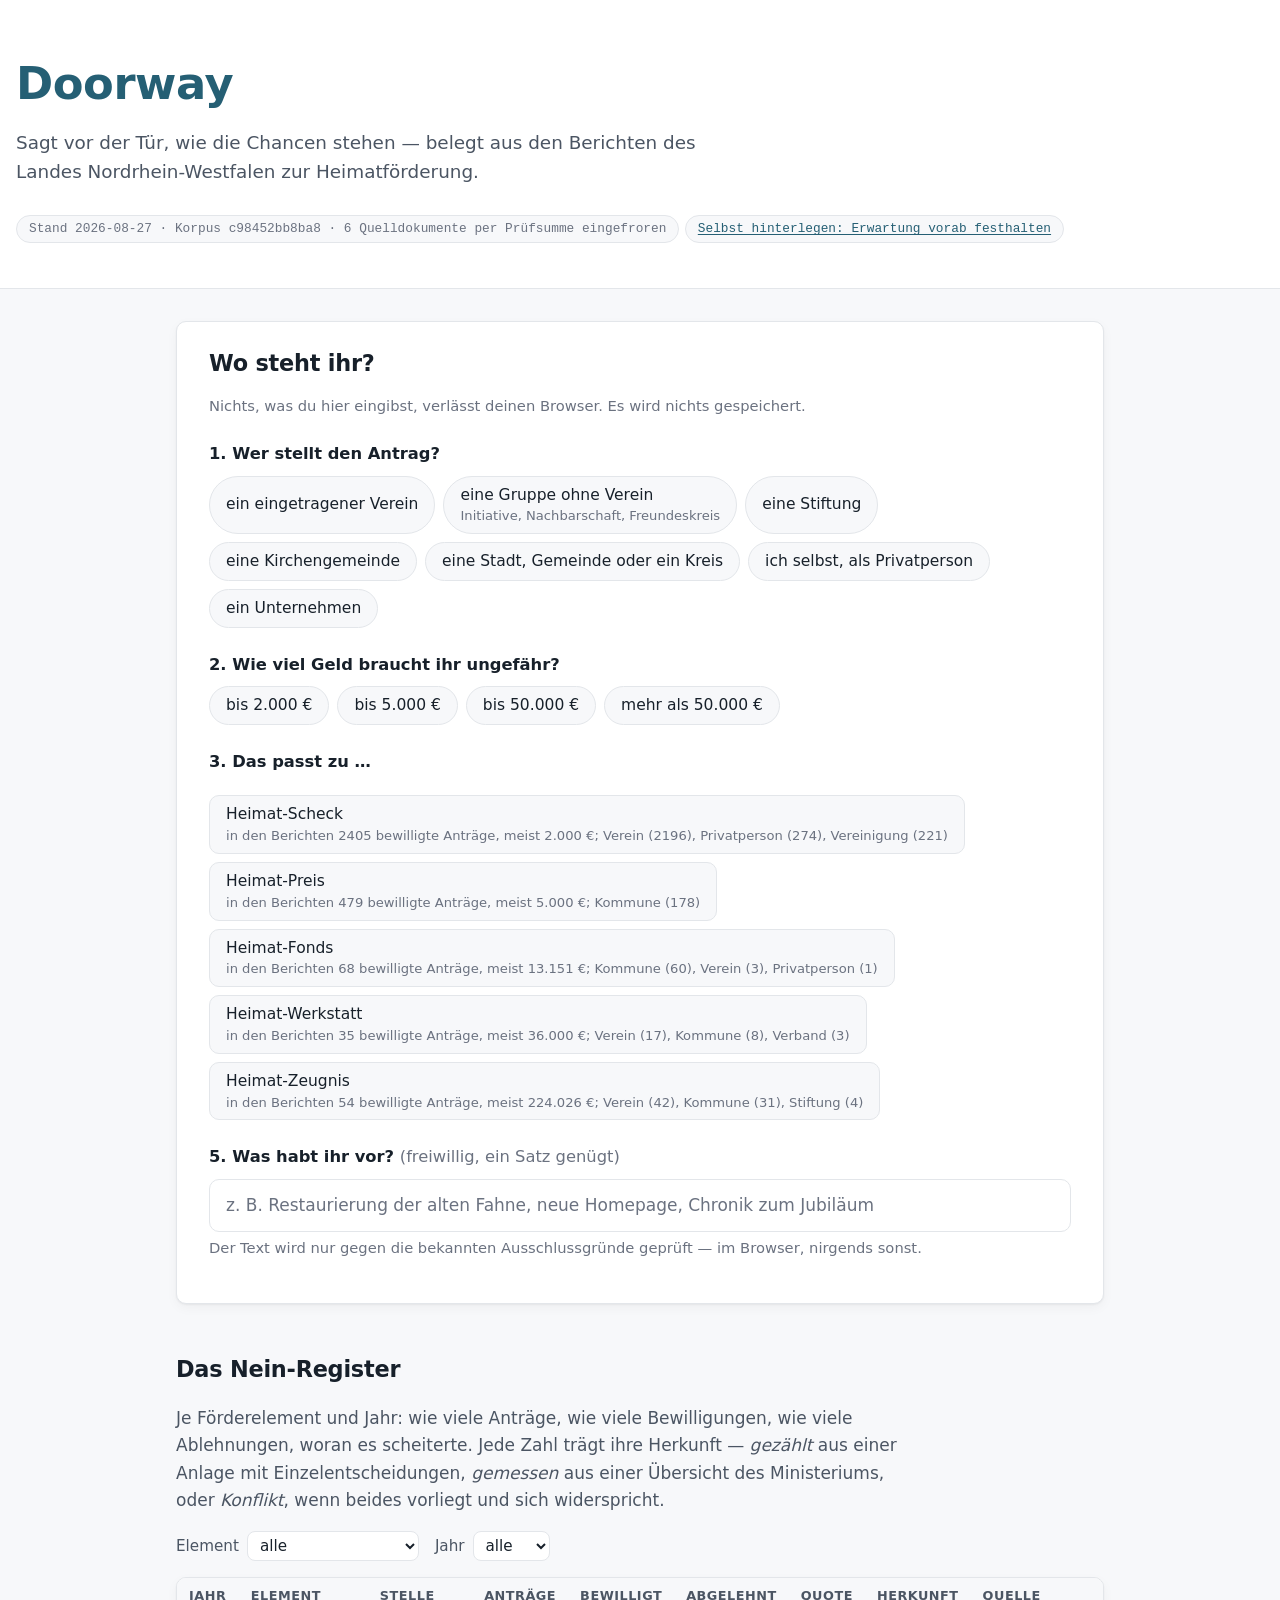
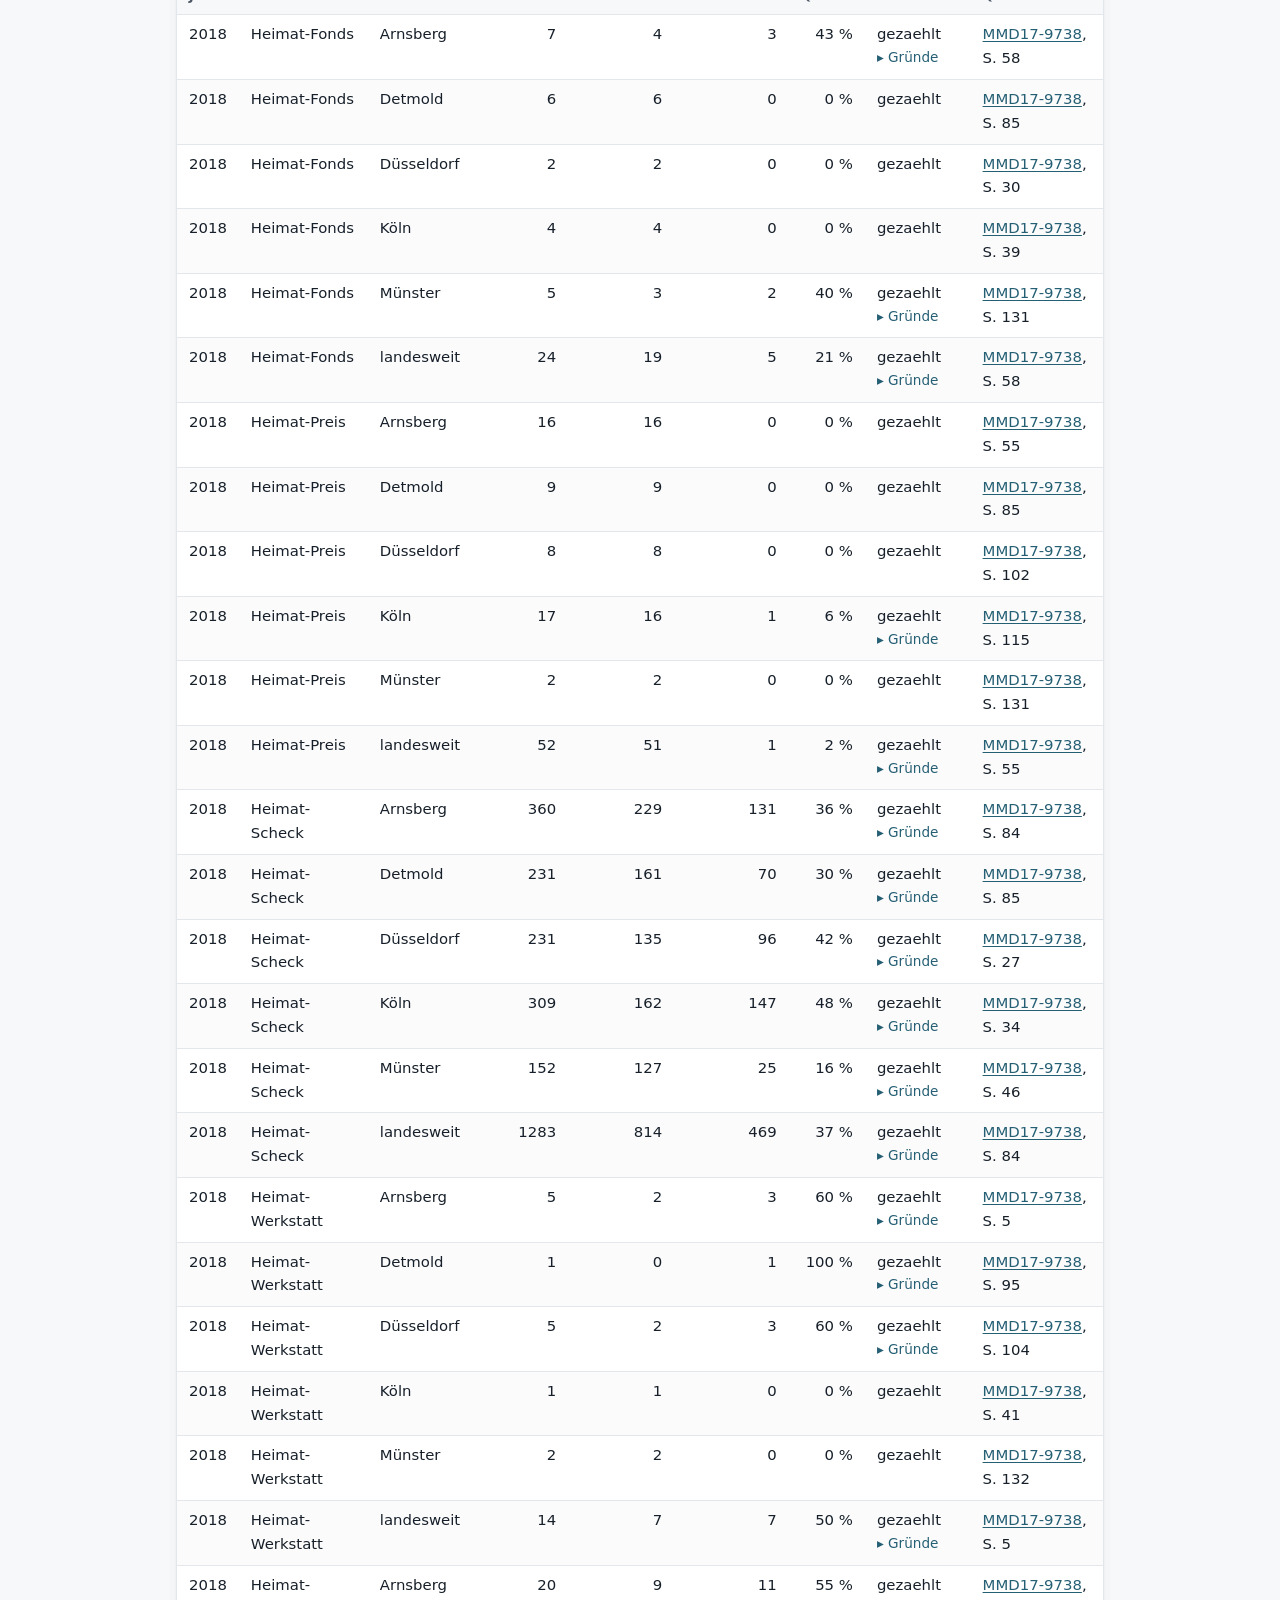
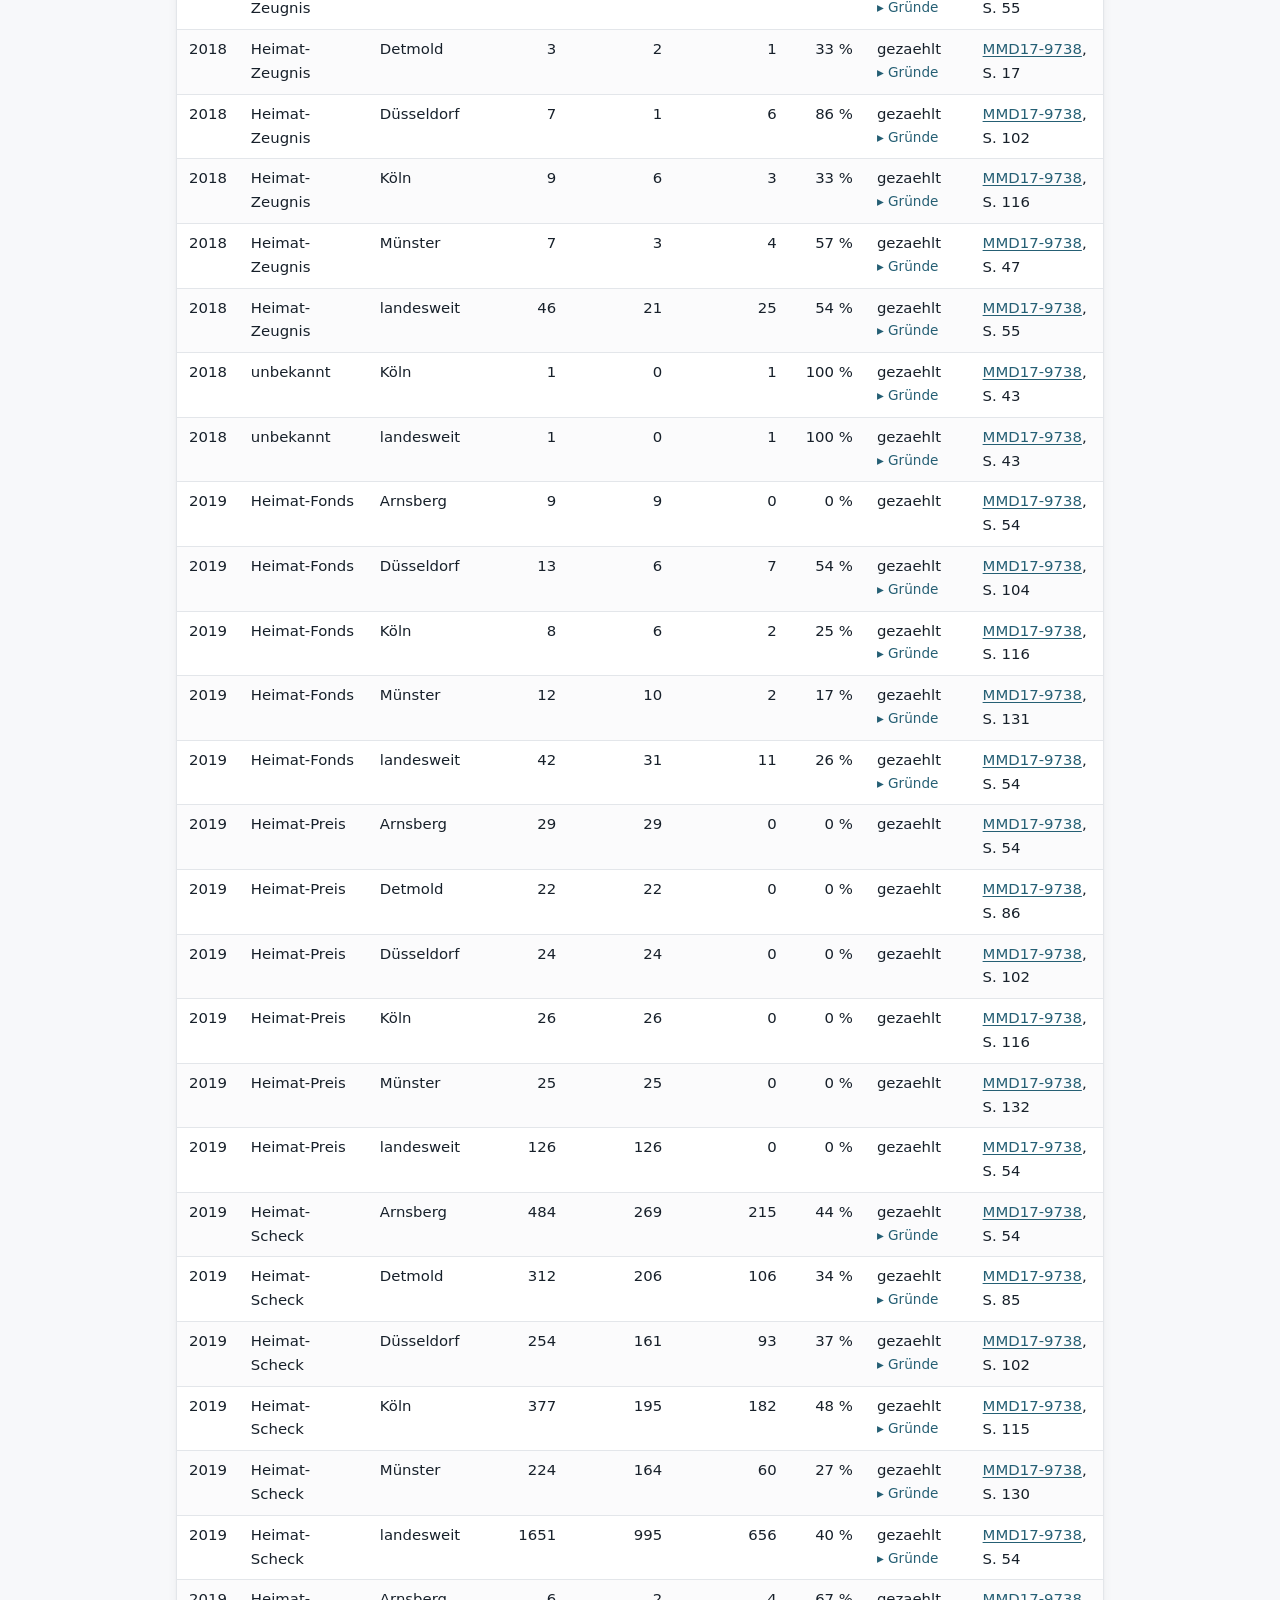
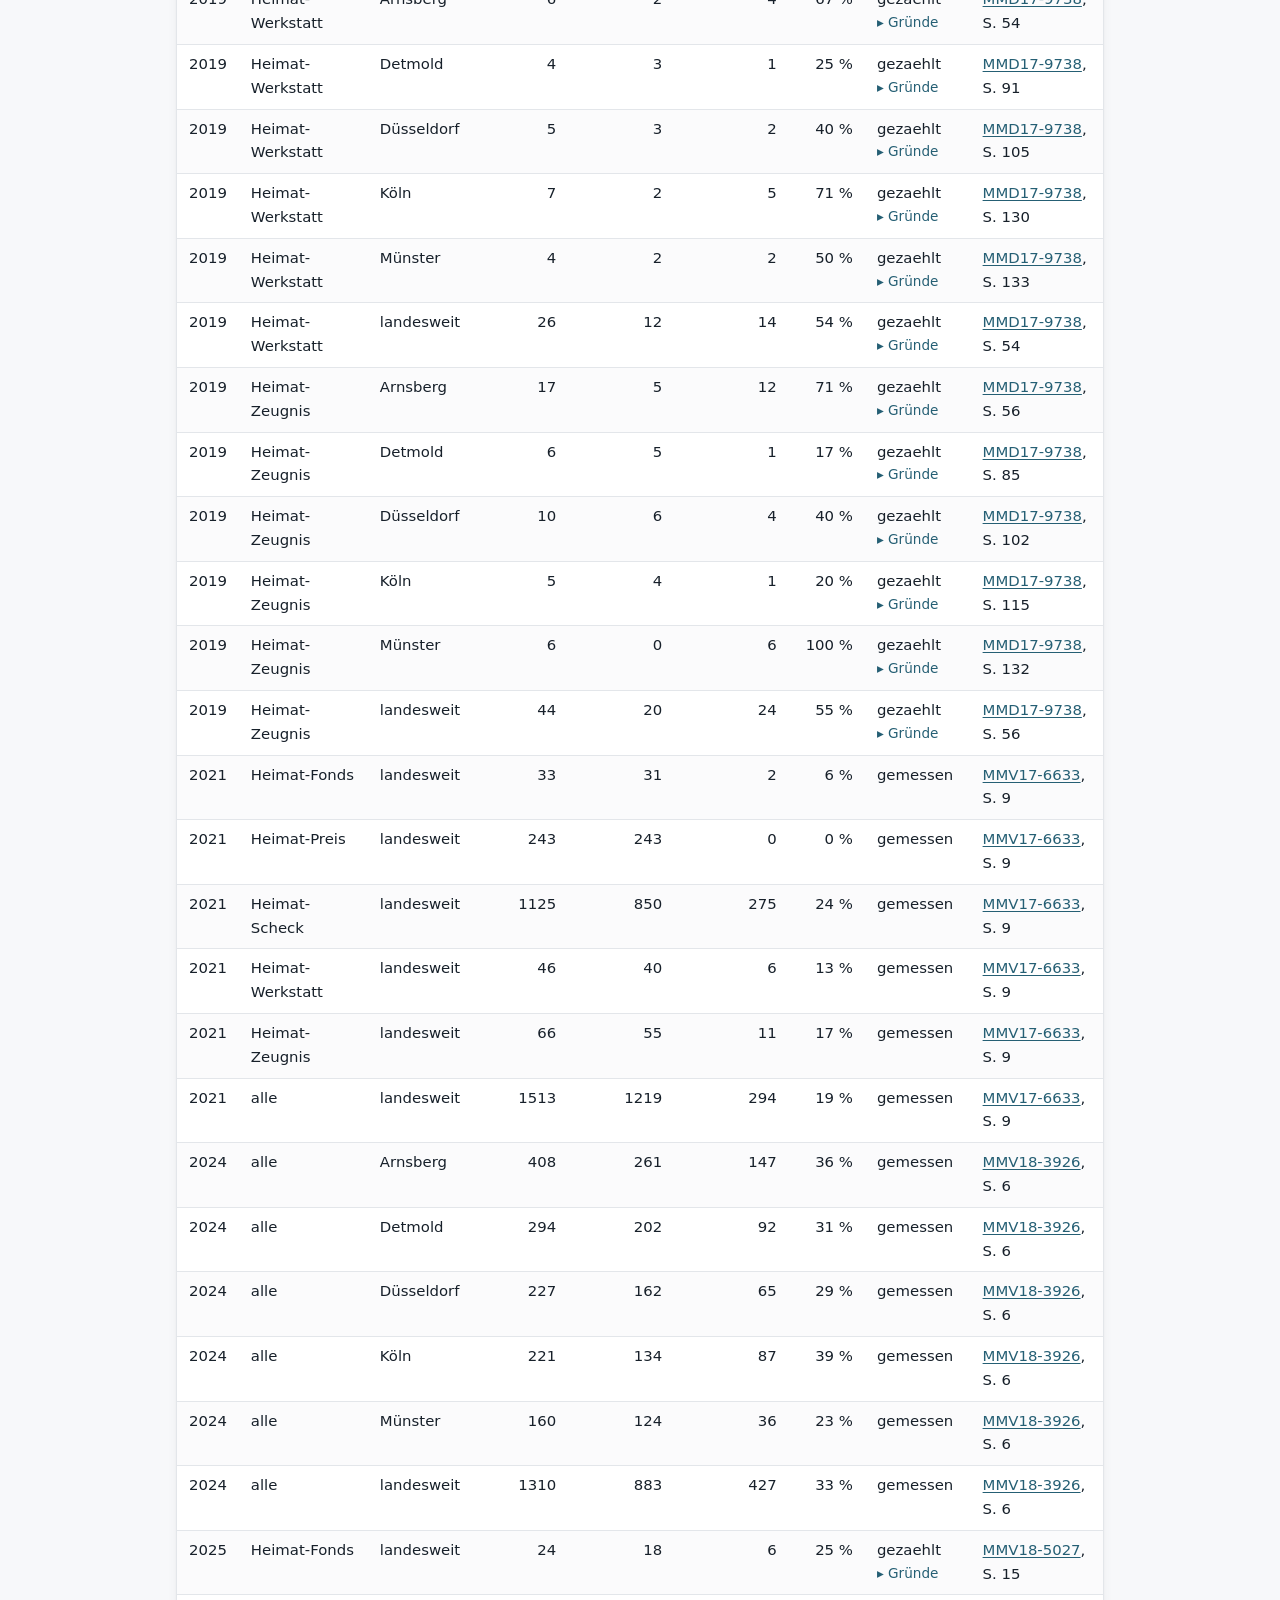
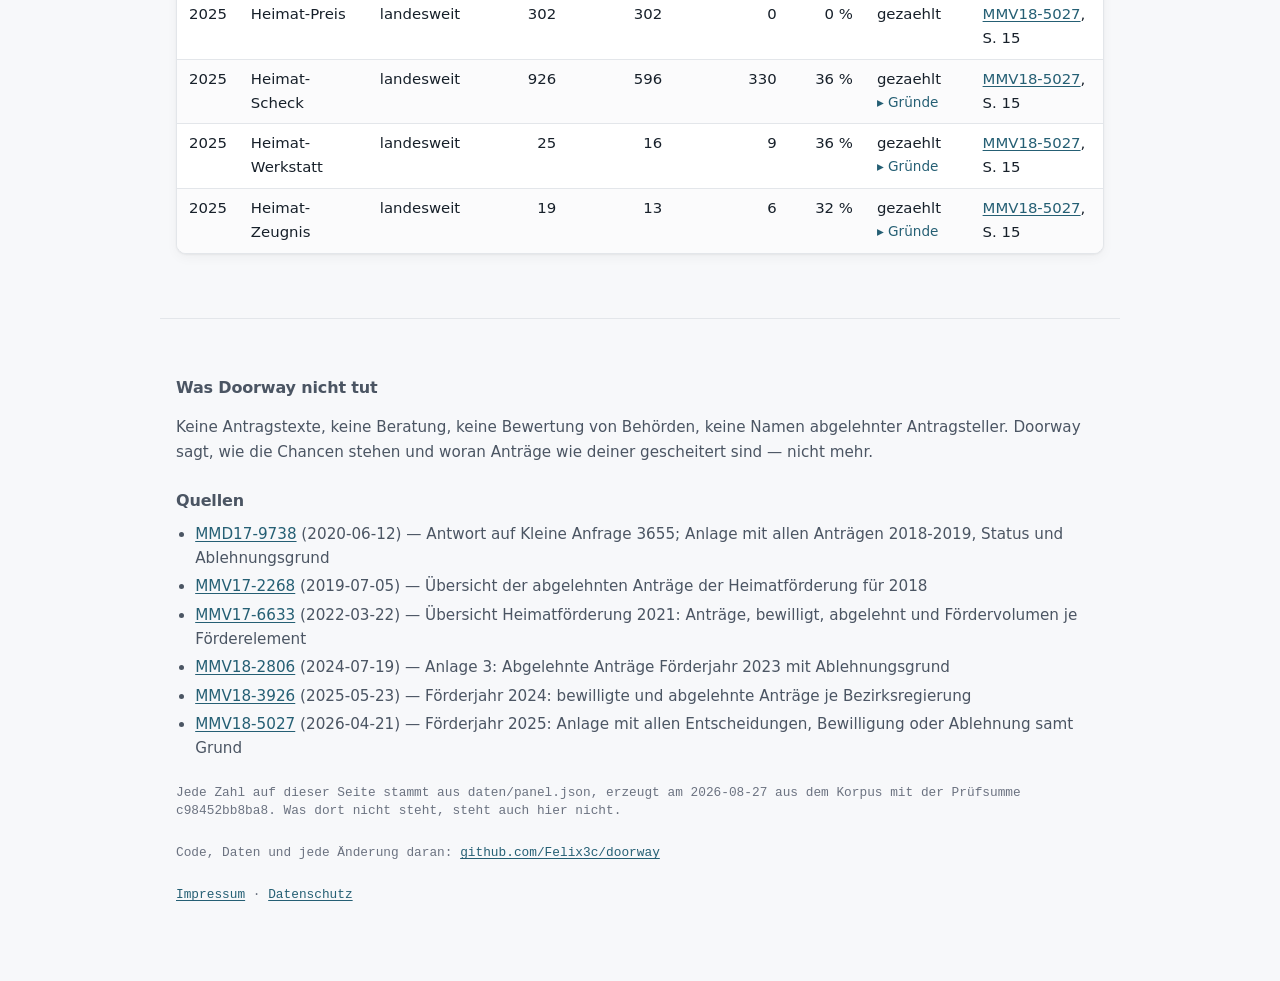
<file: site/index.html>
<!doctype html>
<html lang="de">
<head>
<meta charset="utf-8">
<meta name="viewport" content="width=device-width, initial-scale=1">
<title>Doorway — sagt vor der Tür, wie die Chancen stehen</title>
<link rel="stylesheet" href="stil.css">
</head>
<body>
<header>
  <h1>Doorway</h1>
  <p class="claim">Sagt vor der Tür, wie die Chancen stehen — belegt aus den Berichten des Landes Nordrhein-Westfalen zur Heimatförderung.</p>
  <p id="stand" class="stand">Lade Daten …</p>
  <p class="stand"><a href="hinterlegen.html">Selbst hinterlegen: Erwartung vorab festhalten</a></p>
</header>

<main>
  <section id="spiegel" aria-labelledby="spiegel-titel">
    <h2 id="spiegel-titel">Wo steht ihr?</h2>
    <p class="hinweis">Nichts, was du hier eingibst, verlässt deinen Browser. Es wird nichts gespeichert.</p>

    <fieldset>
      <legend>1. Wer stellt den Antrag?</legend>
      <div class="optionen" id="f-typ"></div>
    </fieldset>

    <fieldset>
      <legend>2. Wie viel Geld braucht ihr ungefähr?</legend>
      <div class="optionen" id="f-betrag"></div>
    </fieldset>

    <fieldset id="fs-element">
      <legend>3. Das passt zu …</legend>
      <p class="hinweis" id="vorschlag-text"></p>
      <div class="optionen" id="f-element"></div>
    </fieldset>

    <fieldset id="fs-mehrfach" hidden>
      <legend>4. Habt ihr in diesem Jahr schon einen Heimat-Scheck beantragt?</legend>
      <div class="optionen" id="f-mehrfach"></div>
    </fieldset>

    <fieldset>
      <legend>5. Was habt ihr vor? <span class="optional">(freiwillig, ein Satz genügt)</span></legend>
      <input type="text" id="f-vorhaben" placeholder="z. B. Restaurierung der alten Fahne, neue Homepage, Chronik zum Jubiläum" autocomplete="off">
      <p class="hinweis">Der Text wird nur gegen die bekannten Ausschlussgründe geprüft — im Browser, nirgends sonst.</p>
    </fieldset>
  </section>

  <section id="panel" aria-live="polite"></section>

  <section id="register" aria-labelledby="register-titel">
    <h2 id="register-titel">Das Nein-Register</h2>
    <p>Je Förderelement und Jahr: wie viele Anträge, wie viele Bewilligungen, wie viele Ablehnungen, woran es scheiterte. Jede Zahl trägt ihre Herkunft — <em>gezählt</em> aus einer Anlage mit Einzelentscheidungen, <em>gemessen</em> aus einer Übersicht des Ministeriums, oder <em>Konflikt</em>, wenn beides vorliegt und sich widerspricht.</p>
    <div class="filter">
      <label>Element <select id="filter-element"><option value="">alle</option></select></label>
      <label>Jahr <select id="filter-jahr"><option value="">alle</option></select></label>
    </div>
    <div class="tabelle-rahmen"><table id="register-tabelle">
      <thead><tr><th>Jahr</th><th>Element</th><th>Stelle</th><th class="zahl">Anträge</th><th class="zahl">bewilligt</th><th class="zahl">abgelehnt</th><th class="zahl">Quote</th><th>Herkunft</th><th>Quelle</th></tr></thead>
      <tbody></tbody>
    </table></div>
  </section>
</main>

<footer>
  <h2>Was Doorway nicht tut</h2>
  <p>Keine Antragstexte, keine Beratung, keine Bewertung von Behörden, keine Namen abgelehnter Antragsteller. Doorway sagt, wie die Chancen stehen und woran Anträge wie deiner gescheitert sind — nicht mehr.</p>
  <h2>Quellen</h2>
  <ul id="quellen"></ul>
  <p class="stand" id="stand-lang"></p>
  <p class="stand">Code, Daten und jede Änderung daran: <a href="https://github.com/Felix3c/doorway">github.com/Felix3c/doorway</a></p>
  <p class="stand"><a href="impressum/">Impressum</a> · <a href="datenschutz/">Datenschutz</a></p>
</footer>

<script type="module" src="app.js"></script>
</body>
</html>
</file>
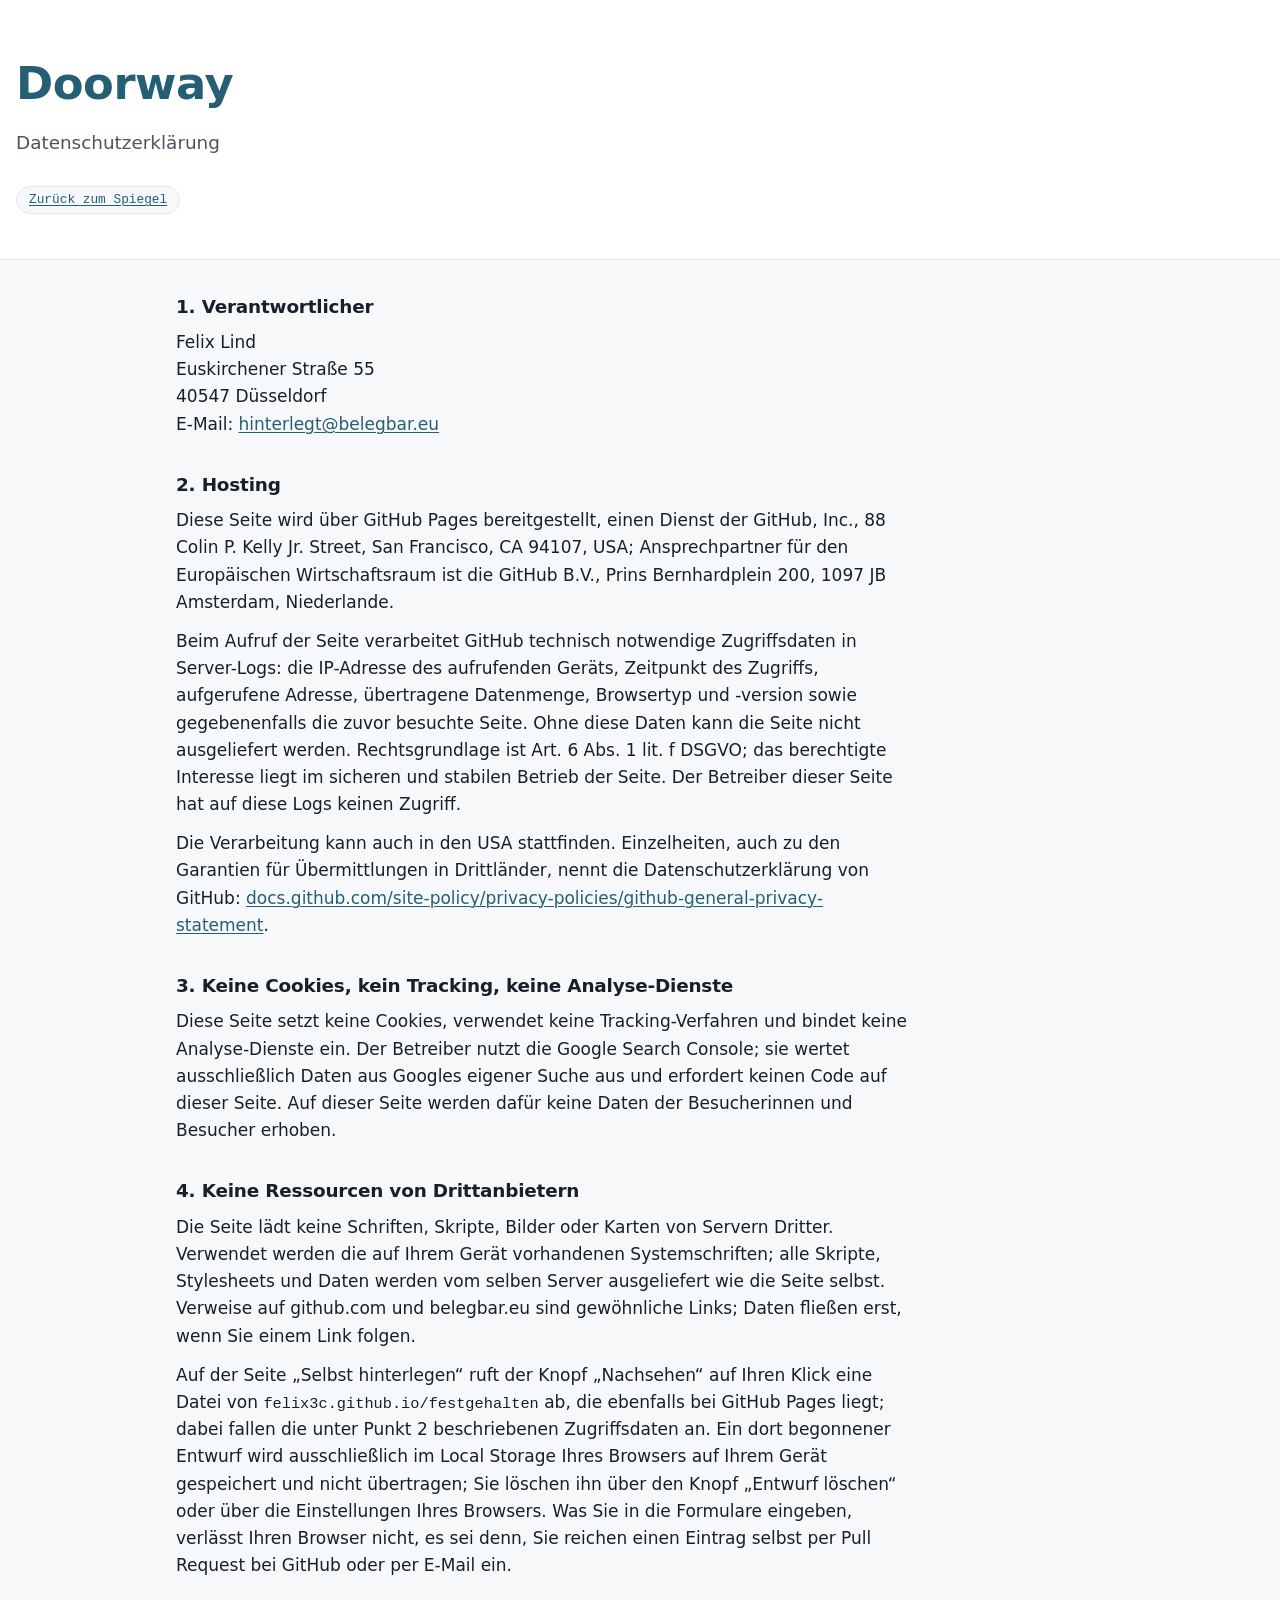
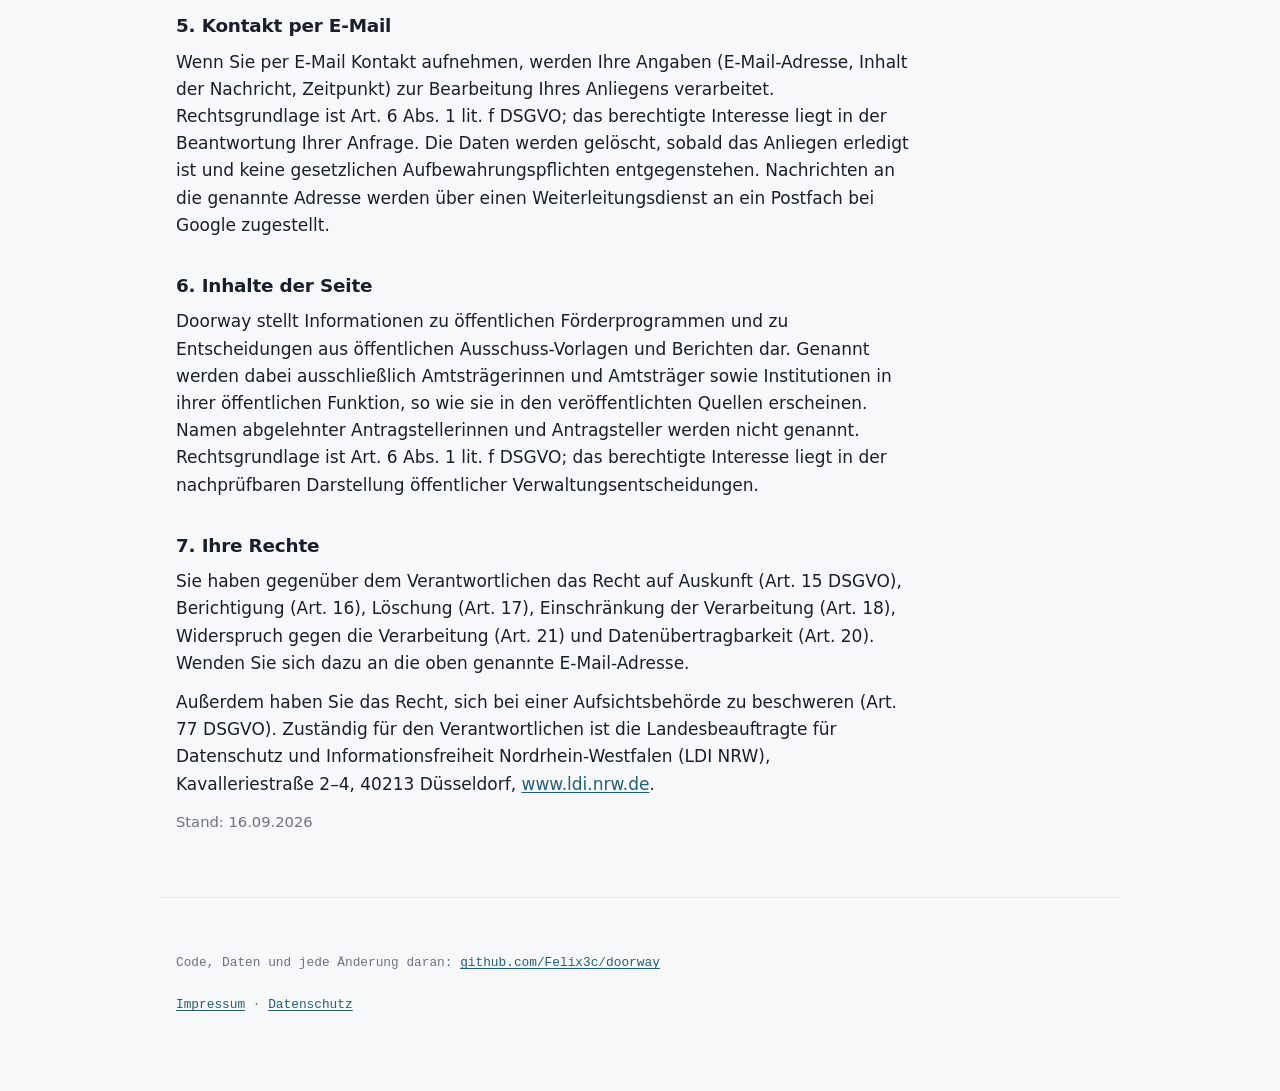
<file: site/datenschutz/index.html>
<!doctype html>
<html lang="de">
<head>
<meta charset="utf-8">
<meta name="viewport" content="width=device-width, initial-scale=1">
<title>Doorway — Datenschutzerklärung</title>
<link rel="stylesheet" href="../stil.css">
</head>
<body>
<header>
  <h1>Doorway</h1>
  <p class="claim">Datenschutzerklärung</p>
  <p class="stand"><a href="../index.html">Zurück zum Spiegel</a></p>
</header>

<main class="rechtstext">
  <h2>1. Verantwortlicher</h2>
  <p>
    Felix Lind<br>
    Euskirchener Straße 55<br>
    40547 Düsseldorf<br>
    E-Mail: <a href="mailto:hinterlegt@belegbar.eu">hinterlegt@belegbar.eu</a>
  </p>

  <h2>2. Hosting</h2>
  <p>Diese Seite wird über GitHub Pages bereitgestellt, einen Dienst der GitHub, Inc., 88 Colin P. Kelly Jr. Street, San Francisco, CA 94107, USA; Ansprechpartner für den Europäischen Wirtschaftsraum ist die GitHub B.V., Prins Bernhardplein 200, 1097 JB Amsterdam, Niederlande.</p>
  <p>Beim Aufruf der Seite verarbeitet GitHub technisch notwendige Zugriffsdaten in Server-Logs: die IP-Adresse des aufrufenden Geräts, Zeitpunkt des Zugriffs, aufgerufene Adresse, übertragene Datenmenge, Browsertyp und -version sowie gegebenenfalls die zuvor besuchte Seite. Ohne diese Daten kann die Seite nicht ausgeliefert werden. Rechtsgrundlage ist Art. 6 Abs. 1 lit. f DSGVO; das berechtigte Interesse liegt im sicheren und stabilen Betrieb der Seite. Der Betreiber dieser Seite hat auf diese Logs keinen Zugriff.</p>
  <p>Die Verarbeitung kann auch in den USA stattfinden. Einzelheiten, auch zu den Garantien für Übermittlungen in Drittländer, nennt die Datenschutzerklärung von GitHub: <a href="https://docs.github.com/site-policy/privacy-policies/github-general-privacy-statement">docs.github.com/site-policy/privacy-policies/github-general-privacy-statement</a>.</p>

  <h2>3. Keine Cookies, kein Tracking, keine Analyse-Dienste</h2>
  <p>Diese Seite setzt keine Cookies, verwendet keine Tracking-Verfahren und bindet keine Analyse-Dienste ein. Der Betreiber nutzt die Google Search Console; sie wertet ausschließlich Daten aus Googles eigener Suche aus und erfordert keinen Code auf dieser Seite. Auf dieser Seite werden dafür keine Daten der Besucherinnen und Besucher erhoben.</p>

  <h2>4. Keine Ressourcen von Drittanbietern</h2>
  <p>Die Seite lädt keine Schriften, Skripte, Bilder oder Karten von Servern Dritter. Verwendet werden die auf Ihrem Gerät vorhandenen Systemschriften; alle Skripte, Stylesheets und Daten werden vom selben Server ausgeliefert wie die Seite selbst. Verweise auf github.com und belegbar.eu sind gewöhnliche Links; Daten fließen erst, wenn Sie einem Link folgen.</p>
  <p>Auf der Seite „Selbst hinterlegen“ ruft der Knopf „Nachsehen“ auf Ihren Klick eine Datei von <code>felix3c.github.io/festgehalten</code> ab, die ebenfalls bei GitHub Pages liegt; dabei fallen die unter Punkt 2 beschriebenen Zugriffsdaten an. Ein dort begonnener Entwurf wird ausschließlich im Local Storage Ihres Browsers auf Ihrem Gerät gespeichert und nicht übertragen; Sie löschen ihn über den Knopf „Entwurf löschen“ oder über die Einstellungen Ihres Browsers. Was Sie in die Formulare eingeben, verlässt Ihren Browser nicht, es sei denn, Sie reichen einen Eintrag selbst per Pull Request bei GitHub oder per E-Mail ein.</p>

  <h2>5. Kontakt per E-Mail</h2>
  <p>Wenn Sie per E-Mail Kontakt aufnehmen, werden Ihre Angaben (E-Mail-Adresse, Inhalt der Nachricht, Zeitpunkt) zur Bearbeitung Ihres Anliegens verarbeitet. Rechtsgrundlage ist Art. 6 Abs. 1 lit. f DSGVO; das berechtigte Interesse liegt in der Beantwortung Ihrer Anfrage. Die Daten werden gelöscht, sobald das Anliegen erledigt ist und keine gesetzlichen Aufbewahrungspflichten entgegenstehen. Nachrichten an die genannte Adresse werden über einen Weiterleitungsdienst an ein Postfach bei Google zugestellt.</p>

  <h2>6. Inhalte der Seite</h2>
  <p>Doorway stellt Informationen zu öffentlichen Förderprogrammen und zu Entscheidungen aus öffentlichen Ausschuss-Vorlagen und Berichten dar. Genannt werden dabei ausschließlich Amtsträgerinnen und Amtsträger sowie Institutionen in ihrer öffentlichen Funktion, so wie sie in den veröffentlichten Quellen erscheinen. Namen abgelehnter Antragstellerinnen und Antragsteller werden nicht genannt. Rechtsgrundlage ist Art. 6 Abs. 1 lit. f DSGVO; das berechtigte Interesse liegt in der nachprüfbaren Darstellung öffentlicher Verwaltungsentscheidungen.</p>

  <h2>7. Ihre Rechte</h2>
  <p>Sie haben gegenüber dem Verantwortlichen das Recht auf Auskunft (Art. 15 DSGVO), Berichtigung (Art. 16), Löschung (Art. 17), Einschränkung der Verarbeitung (Art. 18), Widerspruch gegen die Verarbeitung (Art. 21) und Datenübertragbarkeit (Art. 20). Wenden Sie sich dazu an die oben genannte E-Mail-Adresse.</p>
  <p>Außerdem haben Sie das Recht, sich bei einer Aufsichtsbehörde zu beschweren (Art. 77 DSGVO). Zuständig für den Verantwortlichen ist die Landesbeauftragte für Datenschutz und Informationsfreiheit Nordrhein-Westfalen (LDI NRW), Kavalleriestraße 2–4, 40213 Düsseldorf, <a href="https://www.ldi.nrw.de">www.ldi.nrw.de</a>.</p>

  <p class="hinweis">Stand: 16.09.2026</p>
</main>

<footer>
  <p class="stand">Code, Daten und jede Änderung daran: <a href="https://github.com/Felix3c/doorway">github.com/Felix3c/doorway</a></p>
  <p class="stand"><a href="../impressum/">Impressum</a> · <a href="../datenschutz/">Datenschutz</a></p>
</footer>
</body>
</html>
</file>
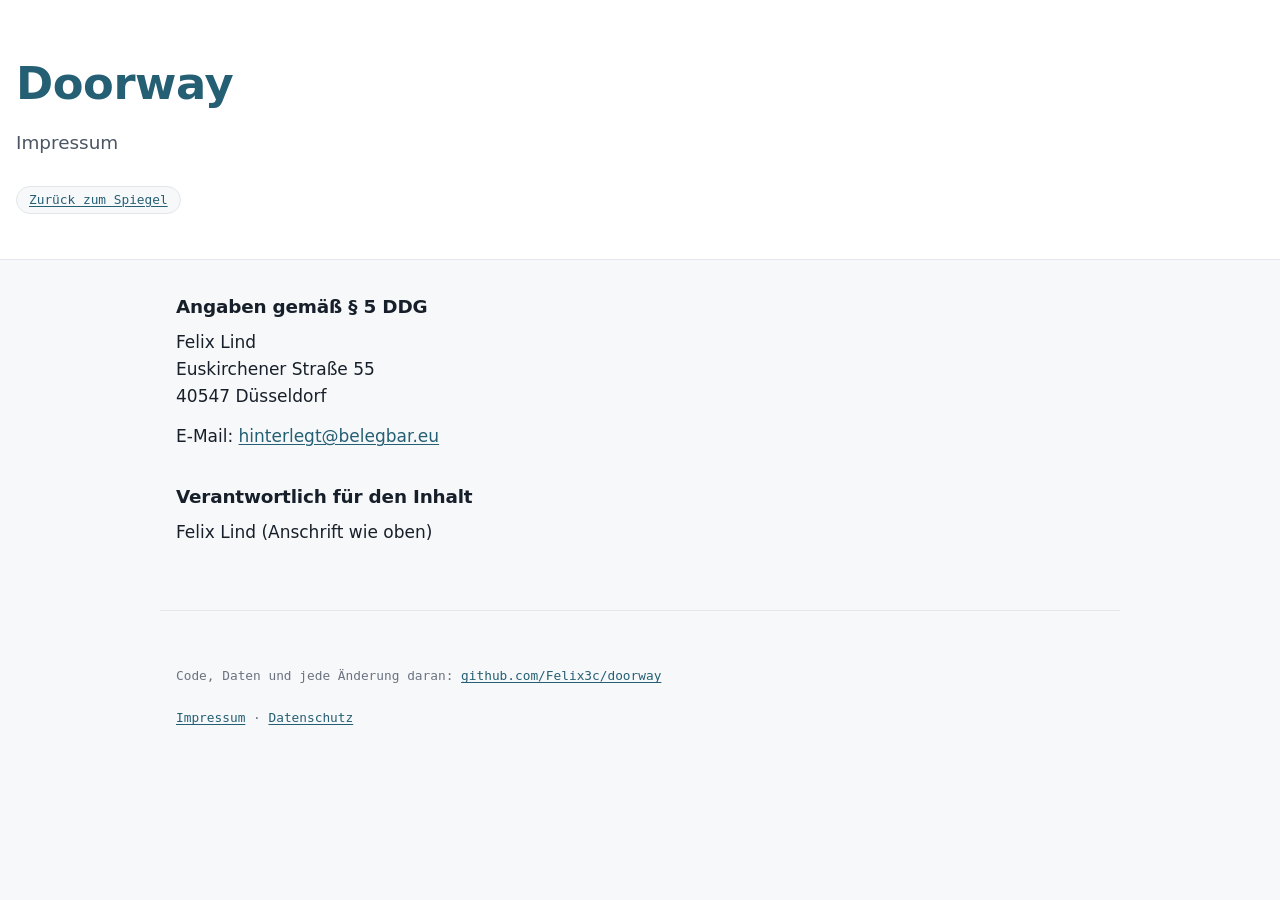
<file: site/impressum/index.html>
<!doctype html>
<html lang="de">
<head>
<meta charset="utf-8">
<meta name="viewport" content="width=device-width, initial-scale=1">
<title>Doorway — Impressum</title>
<link rel="stylesheet" href="../stil.css">
</head>
<body>
<header>
  <h1>Doorway</h1>
  <p class="claim">Impressum</p>
  <p class="stand"><a href="../index.html">Zurück zum Spiegel</a></p>
</header>

<main class="rechtstext">
  <h2>Angaben gemäß § 5 DDG</h2>
  <p>
    Felix Lind<br>
    Euskirchener Straße 55<br>
    40547 Düsseldorf
  </p>
  <p>E-Mail: <a href="mailto:hinterlegt@belegbar.eu">hinterlegt@belegbar.eu</a></p>

  <h2>Verantwortlich für den Inhalt</h2>
  <p>Felix Lind (Anschrift wie oben)</p>
</main>

<footer>
  <p class="stand">Code, Daten und jede Änderung daran: <a href="https://github.com/Felix3c/doorway">github.com/Felix3c/doorway</a></p>
  <p class="stand"><a href="../impressum/">Impressum</a> · <a href="../datenschutz/">Datenschutz</a></p>
</footer>
</body>
</html>
</file>
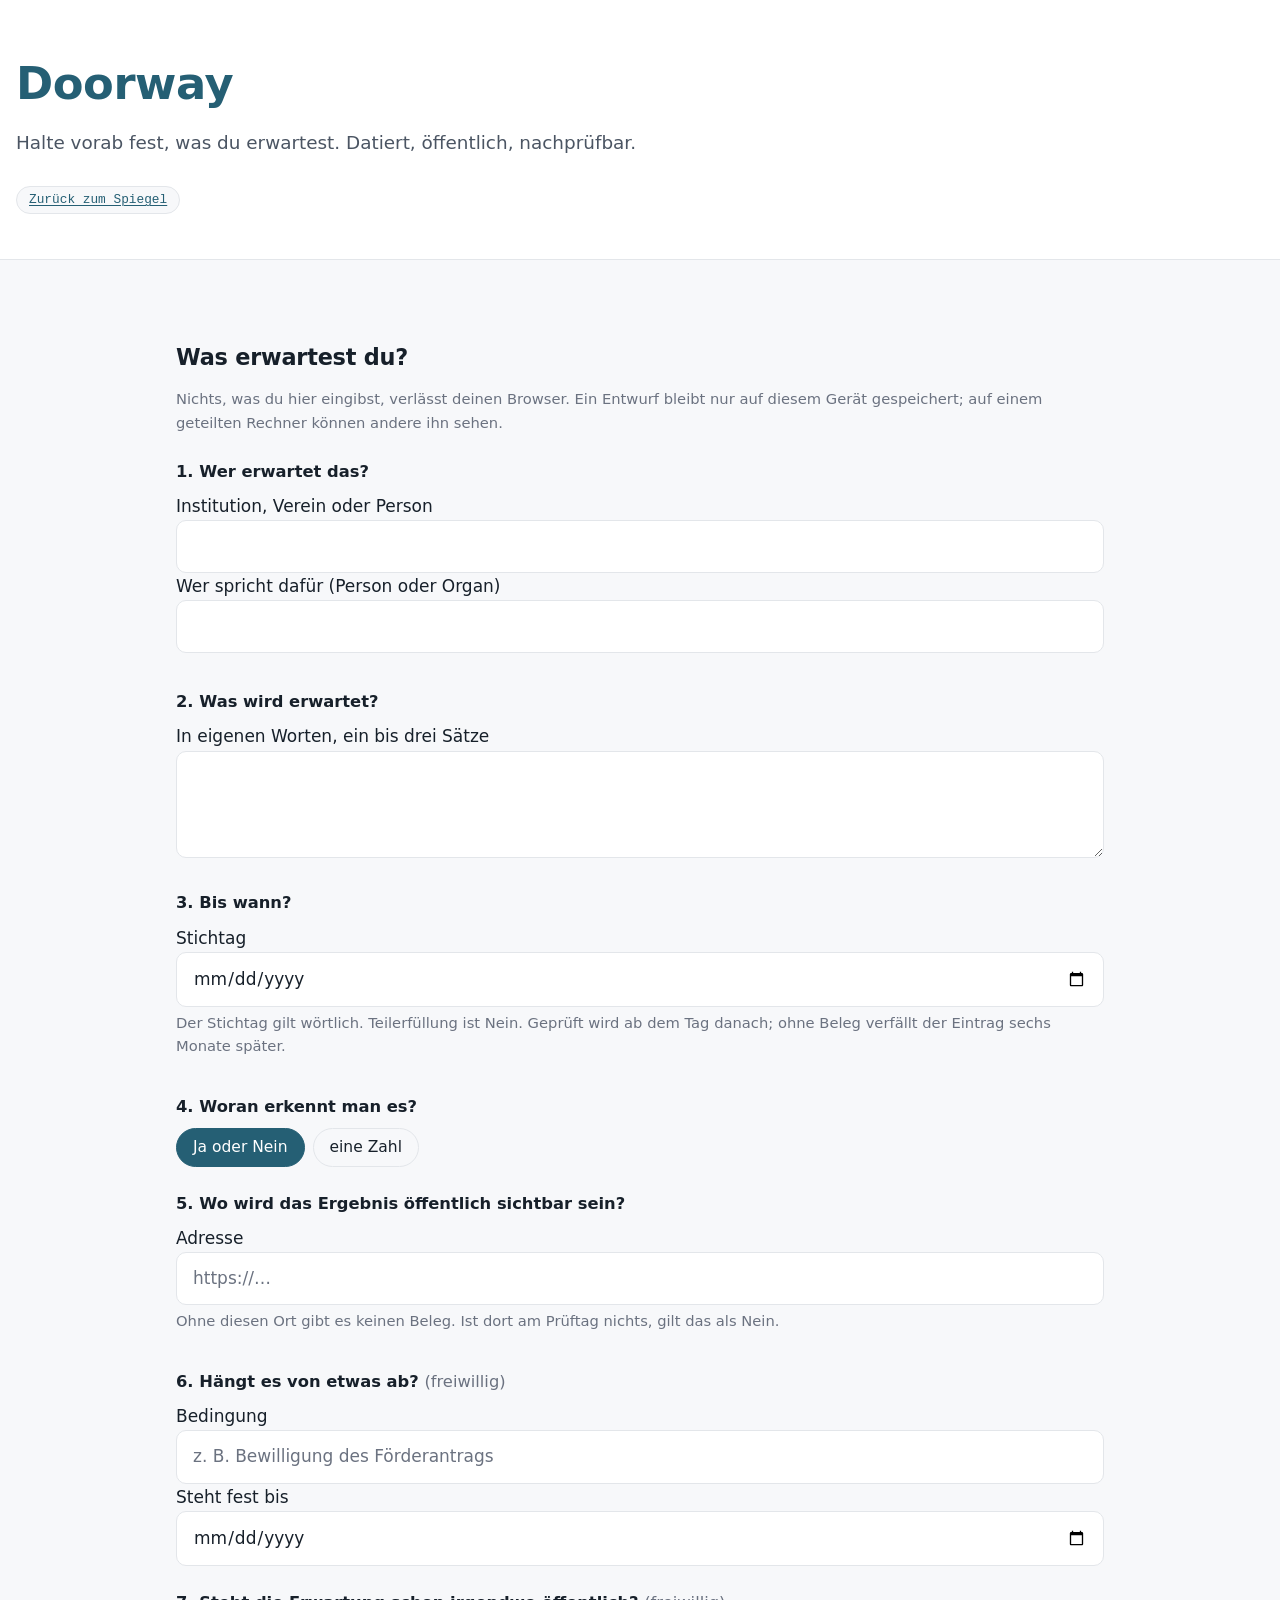
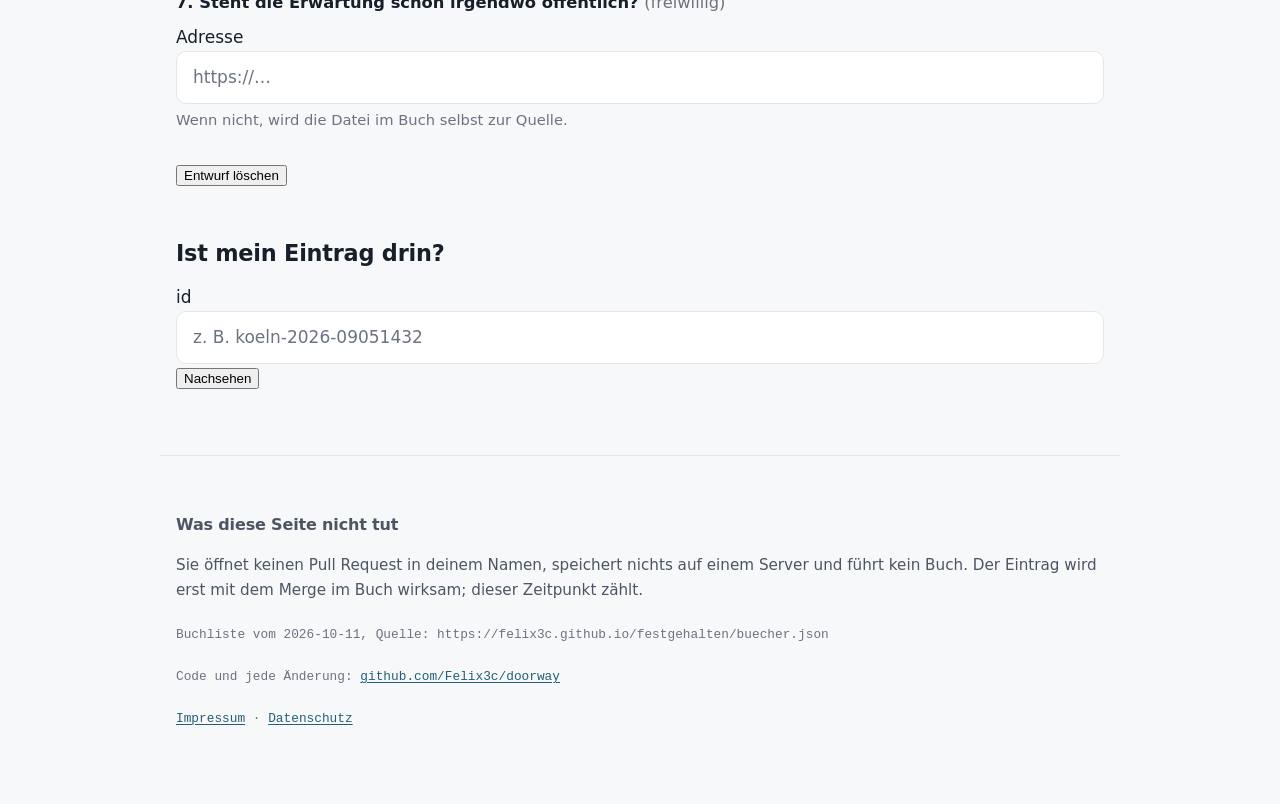
<file: site/hinterlegen.html>
<!doctype html>
<html lang="de">
<head>
<meta charset="utf-8">
<meta name="viewport" content="width=device-width, initial-scale=1">
<title>Doorway — selbst hinterlegen</title>
<link rel="stylesheet" href="stil.css">
</head>
<body>
<header>
  <h1>Doorway</h1>
  <p class="claim">Halte vorab fest, was du erwartest. Datiert, öffentlich, nachprüfbar.</p>
  <p class="stand"><a href="index.html">Zurück zum Spiegel</a></p>
</header>
<main>
  <section id="formular" aria-labelledby="formular-titel">
    <h2 id="formular-titel">Was erwartest du?</h2>
    <p class="hinweis" id="datenschutz">Nichts, was du hier eingibst, verlässt deinen Browser. Ein Entwurf bleibt nur auf diesem Gerät gespeichert; auf einem geteilten Rechner können andere ihn sehen.</p>
    <p class="hinweis" id="entwurf-hinweis" hidden></p>
    <form id="f" novalidate>
      <fieldset><legend>1. Wer erwartet das?</legend>
        <label>Institution, Verein oder Person <input id="f-institution" list="buecher-liste" maxlength="120" autocomplete="organization"></label>
        <datalist id="buecher-liste"></datalist>
        <label>Wer spricht dafür (Person oder Organ) <input id="f-gesagtVon" maxlength="120"></label>
        <p class="hinweis" id="zielbuch-text"></p>
      </fieldset>
      <fieldset><legend>2. Was wird erwartet?</legend>
        <label>In eigenen Worten, ein bis drei Sätze <textarea id="f-zitat" maxlength="400" rows="3"></textarea></label>
      </fieldset>
      <fieldset><legend>3. Bis wann?</legend>
        <label>Stichtag <input id="f-stichtag" type="date"></label>
        <p class="hinweis">Der Stichtag gilt wörtlich. Teilerfüllung ist Nein. Geprüft wird ab dem Tag danach; ohne Beleg verfällt der Eintrag sechs Monate später.</p>
      </fieldset>
      <fieldset><legend>4. Woran erkennt man es?</legend>
        <div class="optionen" id="f-typ"></div>
        <div id="punkt-felder" hidden>
          <label>Zahl <input id="f-wert" inputmode="decimal"></label>
          <label>Einheit <input id="f-einheit" placeholder="z. B. Plätze, Mio EUR"></label>
          <label>Toleranz (freiwillig, z. B. 0.10 für ±10 %) <input id="f-toleranz" inputmode="decimal"></label>
        </div>
      </fieldset>
      <fieldset><legend>5. Wo wird das Ergebnis öffentlich sichtbar sein?</legend>
        <label>Adresse <input id="f-nachweisUrl" type="url" placeholder="https://…"></label>
        <p class="hinweis">Ohne diesen Ort gibt es keinen Beleg. Ist dort am Prüftag nichts, gilt das als Nein.</p>
      </fieldset>
      <fieldset><legend>6. Hängt es von etwas ab? <span class="optional">(freiwillig)</span></legend>
        <label>Bedingung <input id="f-bedingung" maxlength="200" placeholder="z. B. Bewilligung des Förderantrags"></label>
        <label>Steht fest bis <input id="f-bedingungFrist" type="date"></label>
      </fieldset>
      <fieldset><legend>7. Steht die Erwartung schon irgendwo öffentlich? <span class="optional">(freiwillig)</span></legend>
        <label>Adresse <input id="f-quelleUrl" type="url" placeholder="https://…"></label>
        <p class="hinweis">Wenn nicht, wird die Datei im Buch selbst zur Quelle.</p>
      </fieldset>
      <p><button type="button" id="k-entwurf-loeschen">Entwurf löschen</button></p>
    </form>
  </section>
  <section id="vorschau" hidden>
    <p id="vorschau-stand" class="hinweis" aria-live="polite"></p>
    <h2>So wird der Eintrag im Buch stehen</h2>
    <p class="hinweis">Das hier wird nach Aufnahme nicht mehr geändert. Prüfen Sie Stichtag und Ort des Nachweises.</p>
    <pre id="datei" tabindex="0" aria-label="Eintrag im festgehalten-Format"></pre>
    <p class="optionen">
      <a id="k-pr" class="button" target="_blank" rel="noopener">Als Pull Request anlegen</a>
      <a id="k-download" class="button">Herunterladen</a>
      <a id="k-mail" class="button" hidden>Per Mail einreichen</a>
    </p>
    <p class="hinweis" id="pr-zu-lang" hidden>Der Eintrag ist zu lang für den direkten Pull-Request-Link. Bitte herunterladen und per Mail einreichen oder die Datei selbst im Buch anlegen.</p>
    <p class="hinweis" id="danach" hidden></p>
  </section>
  <section id="status" aria-labelledby="status-titel">
    <h2 id="status-titel">Ist mein Eintrag drin?</h2>
    <label>id <input id="s-id" placeholder="z. B. koeln-2026-09051432"></label>
    <button type="button" id="k-status">Nachsehen</button>
    <p id="status-text" aria-live="polite"></p>
  </section>
</main>
<footer>
  <h2>Was diese Seite nicht tut</h2>
  <p>Sie öffnet keinen Pull Request in deinem Namen, speichert nichts auf einem Server und führt kein Buch. Der Eintrag wird erst mit dem Merge im Buch wirksam; dieser Zeitpunkt zählt.</p>
  <p class="stand" id="buecher-stand"></p>
  <p class="stand">Code und jede Änderung: <a href="https://github.com/Felix3c/doorway">github.com/Felix3c/doorway</a></p>
  <p class="stand"><a href="impressum/">Impressum</a> · <a href="datenschutz/">Datenschutz</a></p>
</footer>
<script type="module" src="hinterlegen-seite.js"></script>
</body>
</html>
</file>
<file: site/stil.css>
/* Doorway — amtlich, aber schön. Eine Akzentfarbe, 8-px-Raster, ruhige Schrift. */

:root {
  --akzent-h: 196;
  --akzent: hsl(var(--akzent-h) 52% 30%);
  --akzent-hell: hsl(var(--akzent-h) 45% 94%);
  --akzent-rand: hsl(var(--akzent-h) 40% 78%);
  --tinte: #17202a;
  --text-2: #4b5563;
  --text-3: #6b7280;
  --linie: #e3e6ea;
  --flaeche: #ffffff;
  --grund: #f7f8fa;
  --gut: #1f6b4a;
  --schlecht: #9b2226;
  --schlecht-hell: #fbe9ea;
  --offen: #8a6100;
  --konflikt: #fff3cd;
  --schatten: 0 1px 2px rgb(0 0 0 / 0.05), 0 4px 12px rgb(0 0 0 / 0.04);
  --radius: 10px;
  --sp-1: 4px; --sp-2: 8px; --sp-3: 12px; --sp-4: 16px; --sp-6: 24px; --sp-8: 32px; --sp-12: 48px; --sp-16: 64px;
  --mono: ui-monospace, "Cascadia Mono", Consolas, "SF Mono", monospace;
  --sans: system-ui, -apple-system, "Segoe UI", Roboto, "Helvetica Neue", Arial, sans-serif;
}

@media (prefers-color-scheme: dark) {
  :root {
    --akzent: hsl(var(--akzent-h) 55% 62%);
    --akzent-hell: hsl(var(--akzent-h) 30% 16%);
    --akzent-rand: hsl(var(--akzent-h) 30% 30%);
    --tinte: #e6e8eb;
    --text-2: #b4bac2;
    --text-3: #8b929b;
    --linie: #2a3038;
    --flaeche: #181c21;
    --grund: #111418;
    --gut: #5fc28f;
    --schlecht: #ef7a80; --schlecht-hell: #2b1516;
    --offen: #e4b23c;
    --konflikt: #33290f;
    --schatten: 0 1px 2px rgb(0 0 0 / 0.4);
  }
}

* { box-sizing: border-box; }
html { background: var(--grund); }
body {
  margin: 0;
  color: var(--tinte);
  background: var(--grund);
  font: 17px/1.6 var(--sans);
  -webkit-font-smoothing: antialiased;
}
a { color: var(--akzent); text-decoration-thickness: 1px; text-underline-offset: 2px; }
a:hover { text-decoration-thickness: 2px; }

/* Kopf als ruhiges Band */
header {
  background: var(--flaeche);
  border-bottom: 1px solid var(--linie);
  padding: var(--sp-12) var(--sp-4) var(--sp-8);
}
header > * { max-width: 60rem; margin-left: auto; margin-right: auto; }
header h1 {
  margin: 0 0 var(--sp-2);
  font-size: clamp(2rem, 1.5rem + 2vw, 2.8rem);
  font-weight: 700;
  letter-spacing: -0.01em;
  color: var(--akzent);
}
.claim { margin: 0 0 var(--sp-4); font-size: 1.15rem; color: var(--text-2); max-width: 44rem; }
.stand {
  display: inline-block;
  font: 0.8rem/1.4 var(--mono);
  color: var(--text-3);
  background: var(--grund);
  border: 1px solid var(--linie);
  border-radius: 999px;
  padding: var(--sp-1) var(--sp-3);
}

main, footer { max-width: 60rem; margin: 0 auto; padding: 0 var(--sp-4); }
main { padding-top: var(--sp-8); }

h2 {
  font-size: 1.4rem;
  font-weight: 700;
  letter-spacing: -0.01em;
  margin: var(--sp-12) 0 var(--sp-3);
}
.hinweis { color: var(--text-3); font-size: 0.92rem; margin: var(--sp-1) 0 var(--sp-3); }

/* Spiegel: die Fragen */
#spiegel {
  background: var(--flaeche);
  border: 1px solid var(--linie);
  border-radius: var(--radius);
  box-shadow: var(--schatten);
  padding: var(--sp-6) var(--sp-8) var(--sp-8);
}
#spiegel h2 { margin-top: 0; }
fieldset { border: 0; padding: 0; margin: var(--sp-6) 0 0; }
legend { font-weight: 600; font-size: 1.02rem; padding: 0; margin-bottom: var(--sp-2); }
.optional { font-weight: 400; color: var(--text-3); }
.optionen { display: flex; flex-wrap: wrap; gap: var(--sp-2); }
.optionen button, .optionen a.button {
  font: inherit;
  font-size: 0.97rem;
  line-height: 1.35;
  color: var(--tinte);
  background: var(--grund);
  border: 1px solid var(--linie);
  border-radius: 999px;
  padding: var(--sp-2) var(--sp-4);
  cursor: pointer;
  text-align: left;
  transition: border-color 0.12s, background 0.12s;
}
.optionen a.button { text-decoration: none; display: inline-block; }
.optionen a.button[aria-disabled="true"] { opacity: 0.5; cursor: not-allowed; pointer-events: none; }
.optionen button:hover { border-color: var(--akzent-rand); background: var(--akzent-hell); }
.optionen button:focus-visible { outline: 2px solid var(--akzent); outline-offset: 2px; }
.optionen button[aria-pressed="true"] { background: var(--akzent); border-color: var(--akzent); color: #fff; }
.optionen button small { display: block; font-size: 0.82rem; color: var(--text-3); margin-top: 2px; }
.optionen button[aria-pressed="true"] small { color: rgb(255 255 255 / 0.8); }
#f-element button { border-radius: var(--radius); max-width: 100%; }
input[type=text], input[type=date], input[type=url], input:not([type]), textarea {
  width: 100%;
  font: inherit;
  color: var(--tinte);
  background: var(--flaeche);
  padding: var(--sp-3) var(--sp-4);
  border: 1px solid var(--linie);
  border-radius: var(--radius);
}
input[type=text]:focus, input[type=date]:focus, input[type=url]:focus, input:not([type]):focus, textarea:focus { outline: 2px solid var(--akzent); outline-offset: 1px; border-color: var(--akzent); }
input::placeholder { color: var(--text-3); }

/* Panel */
#panel { margin-top: var(--sp-6); }
.karte {
  background: var(--flaeche);
  border: 1px solid var(--linie);
  border-left: 6px solid var(--akzent);
  border-radius: var(--radius);
  box-shadow: var(--schatten);
  padding: var(--sp-6) var(--sp-8);
}
.karte:has(.urteil.gut) { border-left-color: var(--gut); }
.karte:has(.urteil.schlecht) { border-left-color: var(--schlecht); }
.karte:has(.urteil.offen) { border-left-color: var(--offen); }
.karte .kopf {
  display: inline-block;
  font: 600 0.75rem/1.4 var(--mono);
  letter-spacing: 0.1em;
  text-transform: uppercase;
  color: var(--text-2);
  background: var(--grund);
  border: 1px solid var(--linie);
  border-radius: 999px;
  padding: 2px var(--sp-3);
}
.karte .urteil { font-size: clamp(1.5rem, 1.2rem + 1vw, 2rem); font-weight: 700; letter-spacing: -0.01em; margin: var(--sp-3) 0 var(--sp-1); }
.karte .urteil.gut { color: var(--gut); }
.karte .urteil.schlecht { color: var(--schlecht); }
.karte .urteil.offen { color: var(--offen); }
.karte .basis { color: var(--text-2); margin: 0 0 var(--sp-4); }
.karte h3 { font-size: 0.8rem; font-weight: 600; letter-spacing: 0.08em; text-transform: uppercase; color: var(--text-3); margin: var(--sp-6) 0 var(--sp-2); }
.karte ul { list-style: none; padding: 0; margin: 0; }
.karte li { padding: var(--sp-1) 0; }
.karte li .haken { display: inline-block; width: 1.6rem; font-family: var(--mono); color: var(--gut); }
.karte li.getroffen { color: var(--schlecht); font-weight: 600; }
.karte li.getroffen .haken { color: var(--schlecht); }
.gruende li { display: flex; justify-content: space-between; gap: var(--sp-4); border-bottom: 1px solid var(--linie); padding: var(--sp-2) 0; }
.gruende li:last-child { border-bottom: 0; }
.gruende li span:last-child { font-variant-numeric: tabular-nums; color: var(--text-2); }
.gruende li.dein-fall { font-weight: 600; color: var(--schlecht); }
.beleg { margin: var(--sp-6) 0 0; font: 0.82rem/1.5 var(--mono); color: var(--text-3); padding-top: var(--sp-3); border-top: 1px dashed var(--linie); }
.fehler { border: 1px solid var(--schlecht); background: var(--schlecht-hell); color: var(--schlecht); padding: var(--sp-3) var(--sp-4); border-radius: var(--radius); }

/* Register */
#register > p { color: var(--text-2); max-width: 46rem; }
.filter { display: flex; flex-wrap: wrap; gap: var(--sp-4); margin: var(--sp-4) 0; }
.filter label { display: inline-flex; align-items: center; gap: var(--sp-2); font-size: 0.95rem; color: var(--text-2); }
.filter select { font: inherit; font-size: 0.95rem; color: var(--tinte); background: var(--flaeche); border: 1px solid var(--linie); border-radius: 8px; padding: var(--sp-1) var(--sp-2); }
.tabelle-rahmen { overflow-x: auto; background: var(--flaeche); border: 1px solid var(--linie); border-radius: var(--radius); box-shadow: var(--schatten); }
table { border-collapse: separate; border-spacing: 0; width: 100%; font-size: 0.93rem; }
thead th { position: sticky; top: 0; background: var(--grund); color: var(--text-2); font-weight: 600; font-size: 0.8rem; letter-spacing: 0.04em; text-transform: uppercase; border-bottom: 1px solid var(--linie); }
th, td { text-align: left; padding: var(--sp-2) var(--sp-3); vertical-align: top; }
tbody td { border-bottom: 1px solid var(--linie); }
tbody tr:last-child td { border-bottom: 0; }
tbody tr:nth-child(even) td { background: color-mix(in srgb, var(--grund) 55%, var(--flaeche)); }
tbody tr:hover td { background: var(--akzent-hell); }
th.zahl, td.zahl { text-align: right; font-variant-numeric: tabular-nums; }
tr.konflikt td { background: var(--konflikt) !important; }
td details summary { cursor: pointer; color: var(--akzent); font-size: 0.85rem; list-style: none; }
td details summary::before { content: "▸ "; }
td details[open] summary::before { content: "▾ "; }
td details { font-size: 0.85rem; color: var(--text-2); }

/* Fuß */
footer { margin-top: var(--sp-16); padding-top: var(--sp-8); padding-bottom: var(--sp-16); border-top: 1px solid var(--linie); color: var(--text-2); font-size: 0.95rem; }
footer h2 { font-size: 1rem; margin: var(--sp-6) 0 var(--sp-2); }
footer ul { padding-left: 1.2rem; margin: 0; }
footer li { margin: var(--sp-1) 0; }
footer .stand { display: block; margin-top: var(--sp-6); border: 0; padding: 0; background: none; }

@media (max-width: 40rem) {
  body { font-size: 16px; }
  header { padding: var(--sp-8) var(--sp-4) var(--sp-6); }
  #spiegel, .karte { padding: var(--sp-4); }
}

/* Textseiten (Impressum, Datenschutz) */
.rechtstext h2 { font-size: 1.15rem; margin: var(--sp-8) 0 var(--sp-2); }
.rechtstext h2:first-child { margin-top: 0; }
.rechtstext p { max-width: 46rem; margin: 0 0 var(--sp-3); }
.rechtstext code { font: 0.9em var(--mono); }
</file>
